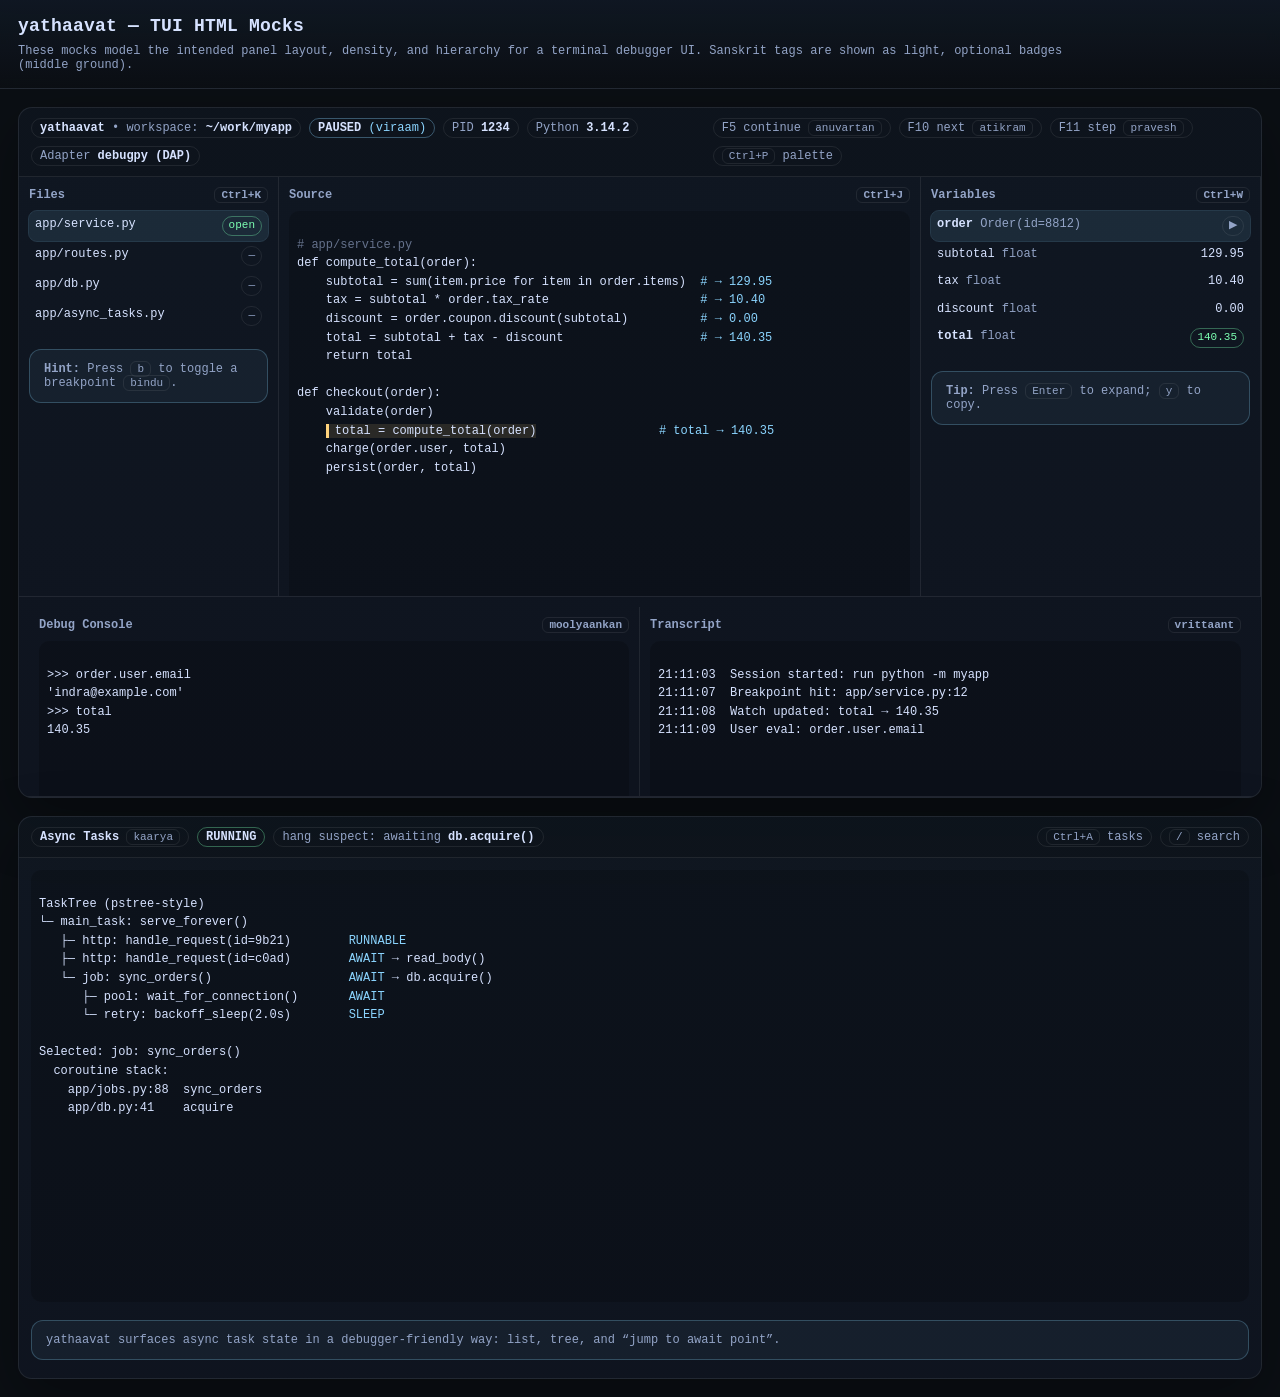
<file: docs/mocks.html>
<!doctype html>
<html lang="en">
<head>
<meta charset="utf-8"/>
<meta name="viewport" content="width=device-width, initial-scale=1"/>
<title>yathaavat TUI Mocks</title>
<style>
:root {
  --bg:#0b0f14;
  --panel:#101823;
  --panel2:#0f1520;
  --text:#d6e2ff;
  --muted:#93a4c7;
  --accent:#8bd5ff;
  --good:#7CFFB2;
  --warn:#FFD37C;
  --bad:#FF7C9B;
  --border:rgba(255,255,255,.08);
  --shadow:rgba(0,0,0,.35);
  --mono: ui-monospace, SFMono-Regular, Menlo, Monaco, Consolas, "Liberation Mono", "Courier New", monospace;
}

body {
  margin:0; background:var(--bg); color:var(--text); font-family:var(--mono);
}
.header {
  padding:16px 18px; border-bottom:1px solid var(--border);
  position:sticky; top:0; background:linear-gradient(180deg, rgba(16,24,35,.95), rgba(11,15,20,.85));
  backdrop-filter: blur(8px);
}
h1 { margin:0; font-size:18px; letter-spacing:.2px; }
p  { margin:8px 0 0; color:var(--muted); font-size:12px; max-width:1100px; }

.wrap {
  padding:18px;
  display:grid;
  gap:18px;
}

.mock {
  border:1px solid var(--border);
  background:linear-gradient(180deg, rgba(16,24,35,.9), rgba(15,21,32,.9));
  box-shadow: 0 20px 60px var(--shadow);
  border-radius:14px;
  overflow:hidden;
}

.topbar {
  display:flex; align-items:center; justify-content:space-between;
  padding:10px 12px; border-bottom:1px solid var(--border);
  background:rgba(0,0,0,.15);
  font-size:12px;
}
.pills { display:flex; gap:8px; flex-wrap:wrap; align-items:center; }
.pill {
  padding:2px 8px; border:1px solid var(--border); border-radius:999px;
  color:var(--muted);
}
.pill strong { color:var(--text); font-weight:600; }
.state-paused { border-color: rgba(139,213,255,.35); color:var(--accent); }
.state-run { border-color: rgba(124,255,178,.35); color:var(--good); }

.grid {
  display:grid;
  grid-template-columns: 260px 1fr 340px;
  grid-template-rows: 1fr 200px;
  height: 620px;
}

.pane {
  border-right:1px solid var(--border);
  border-bottom:1px solid var(--border);
  padding:10px 10px;
  overflow:hidden;
}
.pane:last-child { border-right:none; }

.pane h2 {
  margin:0 0 8px 0; font-size:12px; color:var(--muted); font-weight:600;
  display:flex; justify-content:space-between; align-items:center;
}
.kbd { color:var(--muted); border:1px solid var(--border); padding:1px 6px; border-radius:6px; font-size:11px; }

.list {
  font-size:12px; line-height:1.45;
  color:var(--text);
}
.item {
  display:flex; justify-content:space-between; gap:10px;
  padding:5px 6px; border-radius:8px;
}
.item.sel { background:rgba(139,213,255,.10); outline:1px solid rgba(139,213,255,.18); }
.item .path { color:var(--muted); }
.badge {
  font-size:11px; padding:1px 6px; border-radius:999px; border:1px solid var(--border);
  color:var(--muted);
}
.badge.bad { color:var(--bad); border-color: rgba(255,124,155,.35); }
.badge.good { color:var(--good); border-color: rgba(124,255,178,.35); }

.code {
  font-size:12px; line-height:1.55;
  white-space:pre; overflow:auto; height:100%;
  padding:6px 8px; border-radius:10px;
  background:rgba(0,0,0,.18);
}
.hl { background:rgba(255,211,124,.12); border-left:3px solid var(--warn); padding-left:6px; }
.inlineval { color:var(--accent); }
.comment { color:rgba(147,164,199,.65); }

.bottom {
  grid-column: 1 / span 3;
  display:grid;
  grid-template-columns: 1fr 1fr;
}
.console {
  border-right:1px solid var(--border);
  padding:10px;
}
.console:last-child { border-right:none; }

.input {
  margin-top:8px;
  padding:8px 10px;
  border:1px solid var(--border);
  border-radius:10px;
  background:rgba(0,0,0,.20);
  color:var(--muted);
  font-size:12px;
}

.callout {
  margin:18px 0 0;
  padding:12px 14px;
  border:1px solid rgba(139,213,255,.25);
  border-radius:12px;
  background:rgba(139,213,255,.06);
  color:var(--muted);
  font-size:12px;
}
</style>
</head>
<body>
  <div class="header">
    <h1>yathaavat — TUI HTML Mocks</h1>
    <p>These mocks model the intended panel layout, density, and hierarchy for a terminal debugger UI. Sanskrit tags are shown as light, optional badges (middle ground).</p>
  </div>

  <div class="wrap">

    <div class="mock">
      <div class="topbar">
        <div class="pills">
          <span class="pill"><strong>yathaavat</strong> • workspace: <strong>~/work/myapp</strong></span>
          <span class="pill state-paused"><strong>PAUSED</strong> (viraam)</span>
          <span class="pill">PID <strong>1234</strong></span>
          <span class="pill">Python <strong>3.14.2</strong></span>
          <span class="pill">Adapter <strong>debugpy (DAP)</strong></span>
        </div>
        <div class="pills">
          <span class="pill">F5 continue <span class="kbd">anuvartan</span></span>
          <span class="pill">F10 next <span class="kbd">atikram</span></span>
          <span class="pill">F11 step <span class="kbd">pravesh</span></span>
          <span class="pill"><span class="kbd">Ctrl+P</span> palette</span>
        </div>
      </div>

      <div class="grid">
        <div class="pane">
          <h2>Files <span class="kbd">Ctrl+K</span></h2>
          <div class="list">
            <div class="item sel"><span>app/service.py</span><span class="badge good">open</span></div>
            <div class="item"><span>app/routes.py</span><span class="badge">—</span></div>
            <div class="item"><span>app/db.py</span><span class="badge">—</span></div>
            <div class="item"><span>app/async_tasks.py</span><span class="badge">—</span></div>
          </div>

          <div class="callout">
            <div><strong>Hint:</strong> Press <span class="kbd">b</span> to toggle a breakpoint <span class="kbd">bindu</span>.</div>
          </div>
        </div>

        <div class="pane">
          <h2>Source <span class="kbd">Ctrl+J</span></h2>
          <div class="code">
<span class="comment"># app/service.py</span>
def compute_total(order):
    subtotal = sum(item.price for item in order.items)  <span class="inlineval"># → 129.95</span>
    tax = subtotal * order.tax_rate                     <span class="inlineval"># → 10.40</span>
    discount = order.coupon.discount(subtotal)          <span class="inlineval"># → 0.00</span>
    total = subtotal + tax - discount                   <span class="inlineval"># → 140.35</span>
    return total

def checkout(order):
    validate(order)
    <span class="hl">total = compute_total(order)</span>                 <span class="inlineval"># total → 140.35</span>
    charge(order.user, total)
    persist(order, total)
          </div>
        </div>

        <div class="pane">
          <h2>Variables <span class="kbd">Ctrl+W</span></h2>
          <div class="list">
            <div class="item sel"><span><strong>order</strong> <span class="path">Order(id=8812)</span></span><span class="badge">▶</span></div>
            <div class="item"><span>subtotal <span class="path">float</span></span><span>129.95</span></div>
            <div class="item"><span>tax <span class="path">float</span></span><span>10.40</span></div>
            <div class="item"><span>discount <span class="path">float</span></span><span>0.00</span></div>
            <div class="item"><span><strong>total</strong> <span class="path">float</span></span><span class="badge good">140.35</span></div>
          </div>

          <div class="callout">
            <div><strong>Tip:</strong> Press <span class="kbd">Enter</span> to expand; <span class="kbd">y</span> to copy.</div>
          </div>
        </div>

        <div class="pane bottom">
          <div class="console">
            <h2>Debug Console <span class="kbd">moolyaankan</span></h2>
            <div class="code">
&gt;&gt;&gt; order.user.email
'indra@example.com'
&gt;&gt;&gt; total
140.35
            </div>
            <div class="input">Evaluate in frame: <strong>checkout()</strong> • type expression…</div>
          </div>
          <div class="console">
            <h2>Transcript <span class="kbd">vrittaant</span></h2>
            <div class="code">
21:11:03  Session started: run python -m myapp
21:11:07  Breakpoint hit: app/service.py:12
21:11:08  Watch updated: total → 140.35
21:11:09  User eval: order.user.email
            </div>
            <div class="input">Export: transcript.md / transcript.jsonl</div>
          </div>
        </div>

      </div>
    </div>

    <div class="mock">
      <div class="topbar">
        <div class="pills">
          <span class="pill"><strong>Async Tasks</strong> <span class="kbd">kaarya</span></span>
          <span class="pill state-run"><strong>RUNNING</strong></span>
          <span class="pill">hang suspect: awaiting <strong>db.acquire()</strong></span>
        </div>
        <div class="pills">
          <span class="pill"><span class="kbd">Ctrl+A</span> tasks</span>
          <span class="pill"><span class="kbd">/</span> search</span>
        </div>
      </div>
      <div style="padding:12px 12px 18px;">
        <div class="code" style="height:420px;">
TaskTree (pstree-style)
└─ main_task: serve_forever()
   ├─ http: handle_request(id=9b21)        <span class="inlineval">RUNNABLE</span>
   ├─ http: handle_request(id=c0ad)        <span class="inlineval">AWAIT</span> → read_body()
   └─ job: sync_orders()                   <span class="inlineval">AWAIT</span> → db.acquire()
      ├─ pool: wait_for_connection()       <span class="inlineval">AWAIT</span>
      └─ retry: backoff_sleep(2.0s)        <span class="inlineval">SLEEP</span>

Selected: job: sync_orders()
  coroutine stack:
    app/jobs.py:88  sync_orders
    app/db.py:41    acquire
        </div>
        <div class="callout">
          yathaavat surfaces async task state in a debugger-friendly way: list, tree, and “jump to await point”.
        </div>
      </div>
    </div>

  </div>
</body>
</html>
</file>
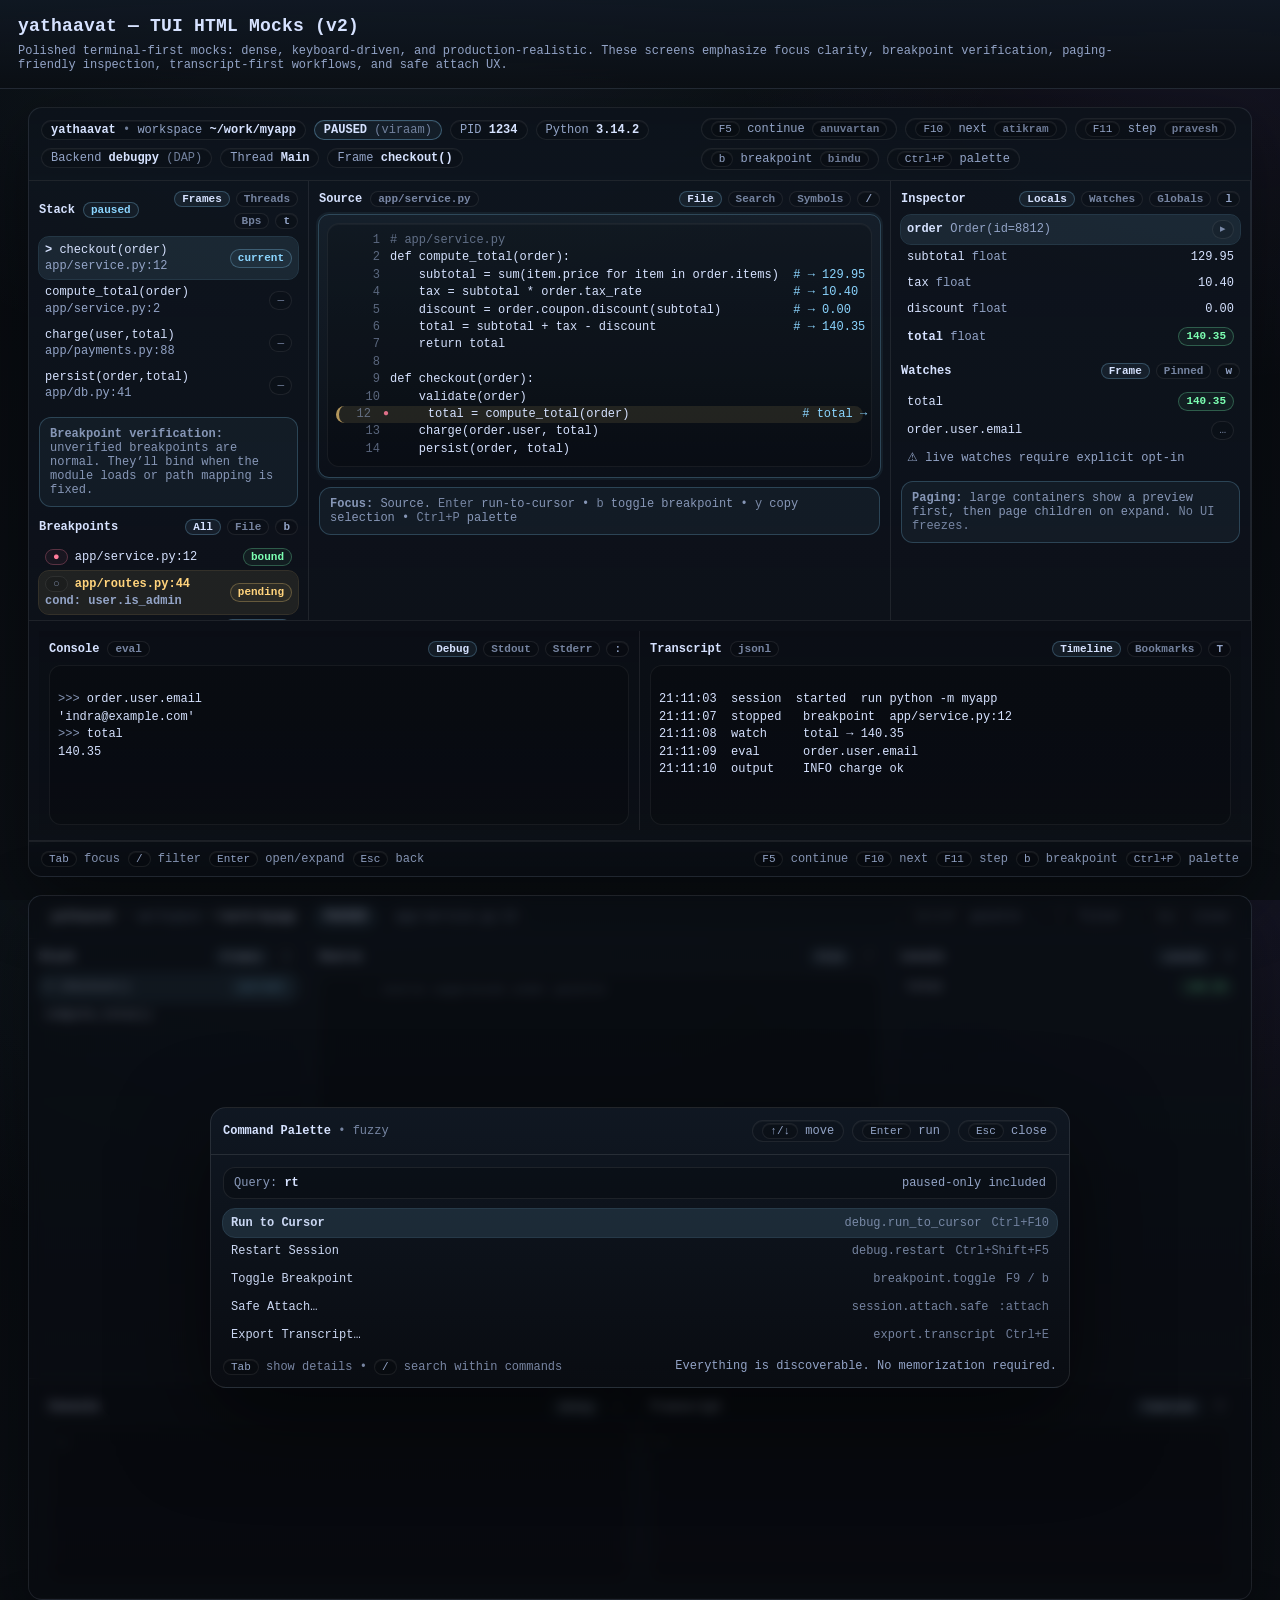
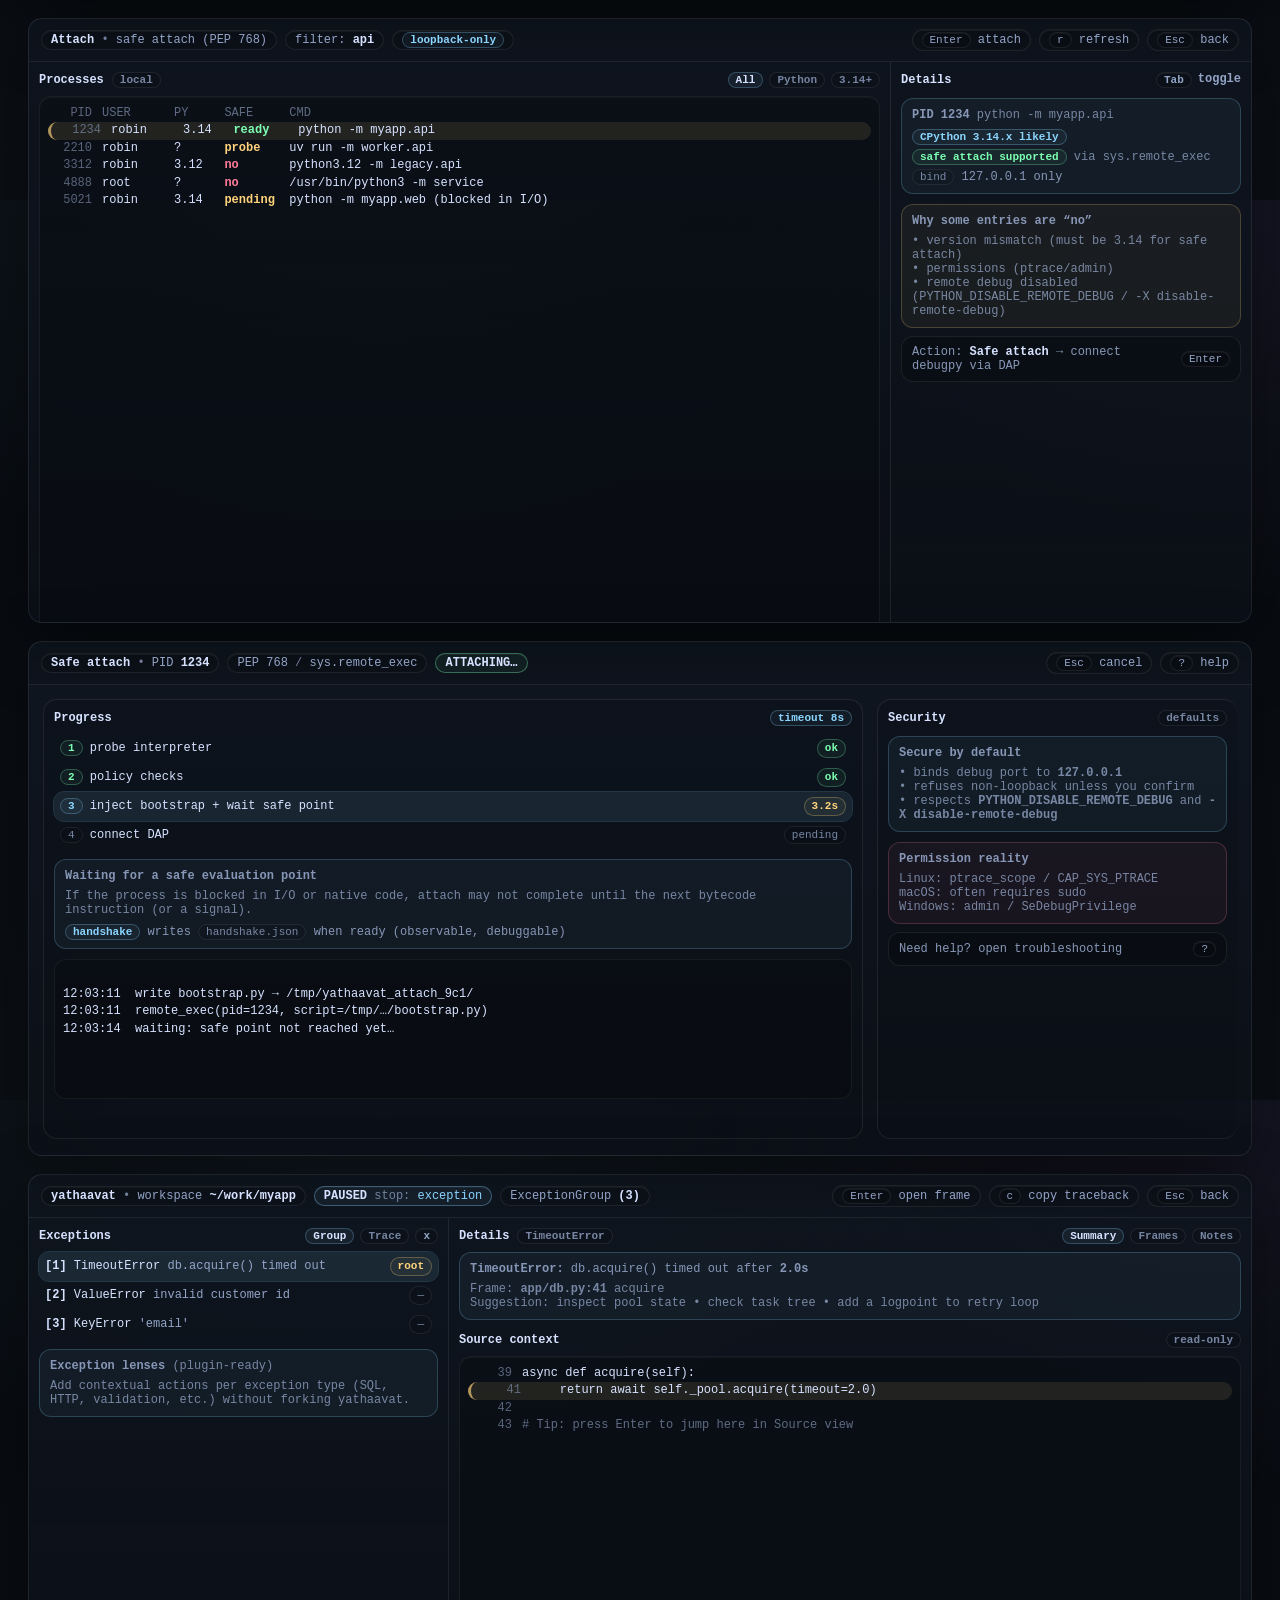
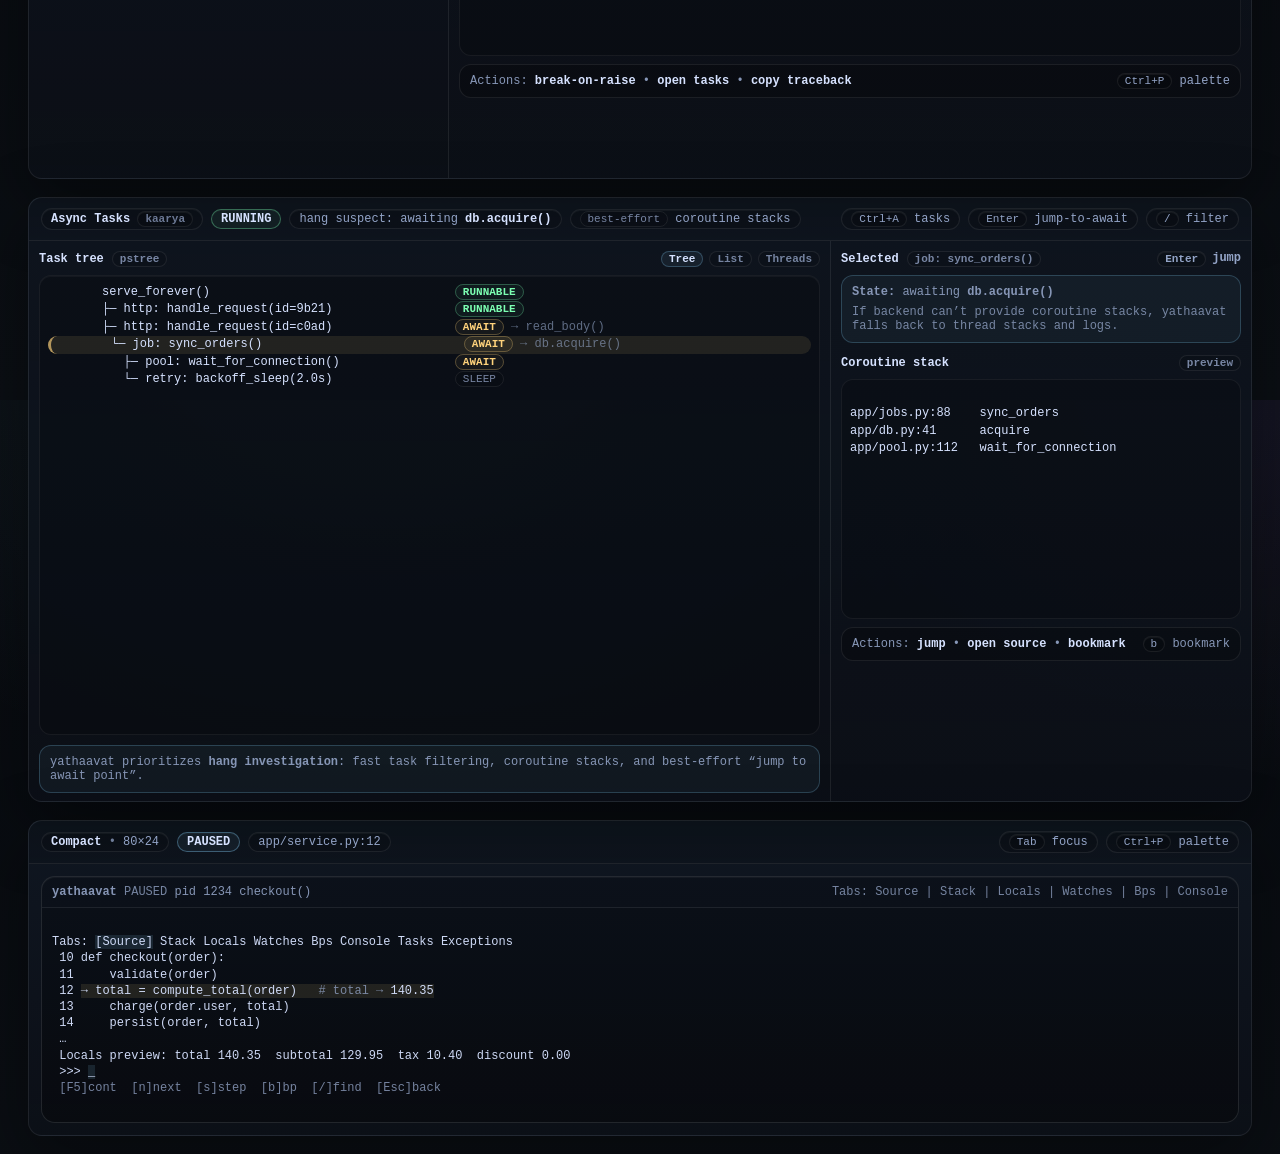
<file: docs/mocks_v2.html>
<!doctype html>
<html lang="en">
<head>
  <meta charset="utf-8"/>
  <meta name="viewport" content="width=device-width, initial-scale=1"/>
  <title>yathaavat — TUI HTML Mocks v2</title>
  <style>
    :root{
      --bg0:#070a0f;
      --bg1:#0b0f14;
      --panel0:#0e1521;
      --panel1:#111a28;
      --panel2:#0c1220;
      --text:#d6e2ff;
      --muted:#93a4c7;
      --faint:rgba(147,164,199,.62);
      --accent:#8bd5ff;
      --accent2:#b18cff;
      --good:#7CFFB2;
      --warn:#FFD37C;
      --bad:#FF7C9B;
      --info:#73b9ff;
      --border:rgba(255,255,255,.08);
      --border2:rgba(139,213,255,.18);
      --shadow:rgba(0,0,0,.40);
      --shadow2:rgba(0,0,0,.55);
      --mono: ui-monospace, SFMono-Regular, Menlo, Monaco, Consolas, "Liberation Mono", "Courier New", monospace;
      --r:14px;
      --r2:12px;
      --r3:10px;
    }

    *{ box-sizing:border-box; }
    html,body{ height:100%; }
    body{
      margin:0;
      color:var(--text);
      font-family:var(--mono);
      background:
        radial-gradient(1200px 900px at 30% -10%, rgba(139,213,255,.10), transparent 55%),
        radial-gradient(900px 700px at 95% 0%, rgba(177,140,255,.09), transparent 55%),
        linear-gradient(180deg, var(--bg0), var(--bg1));
    }

    .muted{ color:var(--muted); }
    .dim{ color:rgba(147,164,199,.78); }
    .good{ color:var(--good); font-weight:650; }
    .warn{ color:var(--warn); font-weight:650; }
    .bad{ color:var(--bad); font-weight:650; }
    .info{ color:var(--accent); font-weight:650; }

    .header{
      padding:16px 18px;
      border-bottom:1px solid var(--border);
      position:sticky; top:0;
      background:linear-gradient(180deg, rgba(16,24,35,.94), rgba(11,15,20,.84));
      backdrop-filter: blur(10px);
      z-index:5;
    }
    .header h1{ margin:0; font-size:18px; letter-spacing:.2px; }
    .header p{ margin:8px 0 0; font-size:12px; color:var(--muted); max-width:1100px; }

    .wrap{
      padding:18px;
      display:grid;
      gap:18px;
      max-width: 1260px;
      margin: 0 auto;
    }

    .mock{
      border:1px solid var(--border);
      border-radius:var(--r);
      overflow:hidden;
      box-shadow: 0 22px 70px var(--shadow);
      background:linear-gradient(180deg, rgba(16,24,35,.88), rgba(12,16,24,.86));
      position:relative;
    }

    .topbar{
      display:flex;
      align-items:center;
      justify-content:space-between;
      gap:12px;
      padding:10px 12px;
      border-bottom:1px solid var(--border);
      background:
        linear-gradient(180deg, rgba(0,0,0,.22), rgba(0,0,0,.10));
      font-size:12px;
    }
    .pills{ display:flex; gap:8px; flex-wrap:wrap; align-items:center; }
    .pill{
      padding:2px 9px;
      border:1px solid var(--border);
      border-radius:999px;
      color:var(--muted);
      background:rgba(0,0,0,.12);
      box-shadow: inset 0 1px 0 rgba(255,255,255,.04);
      white-space:nowrap;
    }
    .pill strong{ color:var(--text); font-weight:650; }
    .pill .dim{ color:rgba(147,164,199,.75); }
    .state-paused{ border-color: rgba(139,213,255,.35); color:var(--accent); background:rgba(139,213,255,.06); }
    .state-run{ border-color: rgba(124,255,178,.35); color:var(--good); background:rgba(124,255,178,.05); }
    .state-disc{ border-color: rgba(255,124,155,.35); color:var(--bad); background:rgba(255,124,155,.05); }

    .kbd{
      display:inline-flex;
      align-items:center;
      gap:6px;
      padding:1px 7px;
      border:1px solid var(--border);
      border-radius:8px;
      font-size:11px;
      color:var(--muted);
      background:rgba(0,0,0,.15);
      box-shadow: inset 0 1px 0 rgba(255,255,255,.05);
    }
    .kbd .sa{ color:rgba(147,164,199,.72); font-weight:600; }

    .grid{
      display:grid;
      grid-template-columns: 280px 1fr 360px;
      grid-template-rows: 1fr 220px;
      height: 660px;
    }
    .pane{
      border-right:1px solid var(--border);
      border-bottom:1px solid var(--border);
      padding:10px 10px;
      overflow:hidden;
      background:linear-gradient(180deg, rgba(0,0,0,.10), rgba(0,0,0,.02));
      position:relative;
    }
    .pane:last-child{ border-right:none; }

    .panehead{
      display:flex;
      align-items:center;
      justify-content:space-between;
      gap:10px;
      margin:0 0 8px 0;
      font-size:12px;
      color:var(--muted);
      font-weight:650;
    }
    .panehead .title{
      display:flex; align-items:center; gap:8px;
      min-width:0;
    }
    .panehead .title strong{ color:var(--text); }
    .tabs{ display:flex; gap:6px; flex-wrap:wrap; justify-content:flex-end; }
    .tab{
      font-size:11px;
      padding:1px 7px;
      border:1px solid var(--border);
      border-radius:999px;
      color:rgba(147,164,199,.78);
      background:rgba(0,0,0,.10);
    }
    .tab.sel{
      color:var(--text);
      border-color: rgba(139,213,255,.25);
      background:rgba(139,213,255,.07);
    }

    .focusring{
      outline:1px solid rgba(139,213,255,.22);
      box-shadow: 0 0 0 3px rgba(139,213,255,.06);
      border-radius:10px;
      padding:8px 8px 10px 8px;
      background:linear-gradient(180deg, rgba(139,213,255,.06), rgba(0,0,0,.10));
    }

    .list{
      font-size:12px;
      line-height:1.35;
      color:var(--text);
    }
    .row{
      display:grid;
      grid-template-columns: 1fr auto;
      gap:10px;
      padding:5px 6px;
      border-radius:10px;
      align-items:center;
    }
    .row.sel{ background:rgba(139,213,255,.10); outline:1px solid rgba(139,213,255,.18); }
    .row.warn{ background:rgba(255,211,124,.08); outline:1px solid rgba(255,211,124,.16); }
    .row.bad{ background:rgba(255,124,155,.08); outline:1px solid rgba(255,124,155,.18); }
    .row .meta2{ color:var(--muted); }
    .row .rhs{ display:flex; gap:8px; align-items:center; }

    .badge{
      font-size:11px;
      padding:1px 7px;
      border-radius:999px;
      border:1px solid var(--border);
      color:rgba(147,164,199,.80);
      background:rgba(0,0,0,.10);
      white-space:nowrap;
    }
    .badge.good{ color:var(--good); border-color: rgba(124,255,178,.28); background:rgba(124,255,178,.05); }
    .badge.warn{ color:var(--warn); border-color: rgba(255,211,124,.28); background:rgba(255,211,124,.05); }
    .badge.bad{ color:var(--bad); border-color: rgba(255,124,155,.28); background:rgba(255,124,155,.05); }
    .badge.info{ color:var(--accent); border-color: rgba(139,213,255,.28); background:rgba(139,213,255,.05); }

    .callout{
      margin-top:10px;
      padding:9px 10px;
      border:1px solid rgba(139,213,255,.22);
      border-radius:12px;
      background:rgba(139,213,255,.05);
      color:rgba(147,164,199,.90);
      font-size:12px;
    }
    .callout .muted{ color:rgba(147,164,199,.78); }

    .codewrap{ height:100%; }
    .code{
      height:100%;
      border-radius:12px;
      background:rgba(0,0,0,.18);
      border:1px solid rgba(255,255,255,.06);
      overflow:auto;
      padding:8px;
      box-shadow: inset 0 1px 0 rgba(255,255,255,.04);
    }
    .codeline{
      display:grid;
      grid-template-columns: 44px 1fr;
      gap:10px;
      font-size:12px;
      line-height:1.45;
      white-space:pre;
    }
    .ln{
      color:rgba(147,164,199,.58);
      text-align:right;
      user-select:none;
    }
    .src{ color:var(--text); }
    .src .comment{ color:rgba(147,164,199,.62); }
    .src .inline{ color:var(--accent); }
    .codeline.exec{
      background:rgba(255,211,124,.10);
      border-left:3px solid rgba(255,211,124,.65);
      padding-left:6px;
      border-radius:10px;
    }
    .codeline.bp .ln::after{
      content:" ●";
      color:rgba(255,124,155,.85);
      font-size:10px;
      position:relative;
      top:-1px;
      margin-left:6px;
    }

    .bottom{
      grid-column: 1 / span 3;
      display:grid;
      grid-template-columns: 1fr 1fr;
    }
    .console{
      border-right:1px solid var(--border);
      padding:10px;
      overflow:hidden;
      background:linear-gradient(180deg, rgba(0,0,0,.10), rgba(0,0,0,.04));
    }
    .console:last-child{ border-right:none; }
    .console .panehead{ margin-bottom:8px; }
    .term{
      height: 160px;
      border-radius:12px;
      background:rgba(0,0,0,.18);
      border:1px solid rgba(255,255,255,.06);
      padding:8px;
      overflow:auto;
      font-size:12px;
      line-height:1.45;
      white-space:pre;
    }
    .prompt{ color:rgba(147,164,199,.9); }
    .input{
      margin-top:8px;
      padding:8px 10px;
      border:1px solid rgba(255,255,255,.08);
      border-radius:12px;
      background:rgba(0,0,0,.22);
      color:rgba(147,164,199,.92);
      font-size:12px;
      display:flex;
      justify-content:space-between;
      gap:10px;
      align-items:center;
    }
    .input strong{ color:var(--text); }

    .statusline{
      padding:9px 12px;
      border-top:1px solid rgba(255,255,255,.08);
      background:linear-gradient(180deg, rgba(0,0,0,.08), rgba(0,0,0,.18));
      font-size:12px;
      color:rgba(147,164,199,.90);
      display:flex;
      justify-content:space-between;
      gap:12px;
      flex-wrap:wrap;
    }
    .statusline .hint{
      display:flex; gap:8px; align-items:center; flex-wrap:wrap;
    }
    .statusline .hint span{ white-space:nowrap; }

    /* Overlays / dialogs */
    .overlay{
      position:absolute;
      inset:0;
      background:rgba(8,10,14,.55);
      backdrop-filter: blur(6px);
      display:flex;
      align-items:center;
      justify-content:center;
      padding:18px;
      z-index:4;
    }
    .dialog{
      width:min(860px, 92%);
      border:1px solid rgba(255,255,255,.10);
      border-radius:16px;
      background:linear-gradient(180deg, rgba(16,24,35,.96), rgba(10,13,19,.94));
      box-shadow: 0 30px 90px var(--shadow2);
      overflow:hidden;
    }
    .dialog .dhead{
      padding:12px 12px;
      border-bottom:1px solid rgba(255,255,255,.10);
      display:flex; justify-content:space-between; align-items:center; gap:12px;
      font-size:12px;
      color:var(--muted);
    }
    .dialog .dhead strong{ color:var(--text); }
    .dialog .dbody{ padding:12px; }
    .palette-row{
      display:grid;
      grid-template-columns: 1fr auto auto;
      gap:10px;
      padding:7px 8px;
      border-radius:12px;
      align-items:center;
      font-size:12px;
      color:rgba(214,226,255,.94);
    }
    .palette-row.sel{
      background:rgba(139,213,255,.12);
      outline:1px solid rgba(139,213,255,.20);
    }
    .palette-row .id{ color:rgba(147,164,199,.78); }
    .palette-row .when{ color:rgba(147,164,199,.72); }
    .subtle{
      color:rgba(147,164,199,.80);
      font-size:12px;
      margin-top:10px;
      display:flex; justify-content:space-between; gap:10px; flex-wrap:wrap;
    }

    /* Compact mock */
    .compact{
      padding:12px;
    }
    .termframe{
      border:1px solid rgba(255,255,255,.10);
      border-radius:14px;
      background:rgba(0,0,0,.16);
      box-shadow: inset 0 1px 0 rgba(255,255,255,.04);
      overflow:hidden;
    }
    .termhead{
      padding:8px 10px;
      border-bottom:1px solid rgba(255,255,255,.08);
      display:flex; justify-content:space-between; gap:12px; flex-wrap:wrap;
      font-size:12px;
      color:rgba(147,164,199,.90);
    }
    .termgrid{
      padding:10px;
      font-size:12px;
      line-height:1.35;
      white-space:pre;
      font-variant-ligatures:none;
      color:rgba(214,226,255,.96);
      background:linear-gradient(180deg, rgba(0,0,0,.08), rgba(0,0,0,.16));
    }
    .termgrid .hi{ background:rgba(255,211,124,.10); }
    .termgrid .f{ background:rgba(139,213,255,.12); }
    .termgrid .dim{ color:rgba(147,164,199,.78); }
  </style>
</head>
<body>
  <div class="header">
    <h1>yathaavat — TUI HTML Mocks (v2)</h1>
    <p>Polished terminal-first mocks: dense, keyboard-driven, and production-realistic. These screens emphasize focus clarity, breakpoint verification, paging-friendly inspection, transcript-first workflows, and safe attach UX.</p>
  </div>

  <div class="wrap">

    <!-- Main: paused -->
    <div class="mock">
      <div class="topbar">
        <div class="pills">
          <span class="pill"><strong>yathaavat</strong> <span class="dim">•</span> workspace <strong>~/work/myapp</strong></span>
          <span class="pill state-paused"><strong>PAUSED</strong> <span class="dim">(viraam)</span></span>
          <span class="pill">PID <strong>1234</strong></span>
          <span class="pill">Python <strong>3.14.2</strong></span>
          <span class="pill">Backend <strong>debugpy</strong> <span class="dim">(DAP)</span></span>
          <span class="pill">Thread <strong>Main</strong></span>
          <span class="pill">Frame <strong>checkout()</strong></span>
        </div>
        <div class="pills">
          <span class="pill"><span class="kbd">F5</span> continue <span class="kbd"><span class="sa">anuvartan</span></span></span>
          <span class="pill"><span class="kbd">F10</span> next <span class="kbd"><span class="sa">atikram</span></span></span>
          <span class="pill"><span class="kbd">F11</span> step <span class="kbd"><span class="sa">pravesh</span></span></span>
          <span class="pill"><span class="kbd">b</span> breakpoint <span class="kbd"><span class="sa">bindu</span></span></span>
          <span class="pill"><span class="kbd">Ctrl+P</span> palette</span>
        </div>
      </div>

      <div class="grid">
        <div class="pane">
          <div class="panehead">
            <div class="title"><strong>Stack</strong> <span class="badge info">paused</span></div>
            <div class="tabs">
              <span class="tab sel">Frames</span>
              <span class="tab">Threads</span>
              <span class="tab">Bps</span>
              <span class="kbd">t</span>
            </div>
          </div>

          <div class="list">
            <div class="row sel"><div><strong>&gt;</strong> checkout(order) <span class="meta2">app/service.py:12</span></div><div class="rhs"><span class="badge info">current</span></div></div>
            <div class="row"><div>compute_total(order) <span class="meta2">app/service.py:2</span></div><div class="rhs"><span class="badge">—</span></div></div>
            <div class="row"><div>charge(user,total) <span class="meta2">app/payments.py:88</span></div><div class="rhs"><span class="badge">—</span></div></div>
            <div class="row"><div>persist(order,total) <span class="meta2">app/db.py:41</span></div><div class="rhs"><span class="badge">—</span></div></div>
          </div>

          <div class="callout">
            <div><strong>Breakpoint verification:</strong> unverified breakpoints are normal. They’ll bind when the module loads or path mapping is fixed.</div>
          </div>

          <div style="margin-top:12px">
            <div class="panehead">
              <div class="title"><strong>Breakpoints</strong></div>
              <div class="tabs">
                <span class="tab sel">All</span>
                <span class="tab">File</span>
                <span class="kbd">b</span>
              </div>
            </div>
            <div class="list">
              <div class="row"><div><span class="badge bad">●</span> app/service.py:12</div><div class="rhs"><span class="badge good">bound</span></div></div>
              <div class="row warn"><div><span class="badge">○</span> app/routes.py:44 <span class="meta2">cond: user.is_admin</span></div><div class="rhs"><span class="badge warn">pending</span></div></div>
              <div class="row"><div><span class="badge bad">●</span> app/db.py:41 <span class="meta2">hit: 3</span></div><div class="rhs"><span class="badge info">logpoint</span></div></div>
            </div>
          </div>
        </div>

        <div class="pane">
          <div class="panehead">
            <div class="title"><strong>Source</strong> <span class="badge">app/service.py</span></div>
            <div class="tabs">
              <span class="tab sel">File</span>
              <span class="tab">Search</span>
              <span class="tab">Symbols</span>
              <span class="kbd">/</span>
            </div>
          </div>

          <div class="focusring">
            <div class="codewrap">
              <div class="code">
                <div class="codeline"><span class="ln">1</span><span class="src"><span class="comment"># app/service.py</span></span></div>
                <div class="codeline"><span class="ln">2</span><span class="src">def compute_total(order):</span></div>
                <div class="codeline"><span class="ln">3</span><span class="src">    subtotal = sum(item.price for item in order.items)  <span class="inline"># → 129.95</span></span></div>
                <div class="codeline"><span class="ln">4</span><span class="src">    tax = subtotal * order.tax_rate                     <span class="inline"># → 10.40</span></span></div>
                <div class="codeline"><span class="ln">5</span><span class="src">    discount = order.coupon.discount(subtotal)          <span class="inline"># → 0.00</span></span></div>
                <div class="codeline"><span class="ln">6</span><span class="src">    total = subtotal + tax - discount                   <span class="inline"># → 140.35</span></span></div>
                <div class="codeline"><span class="ln">7</span><span class="src">    return total</span></div>
                <div class="codeline"><span class="ln">8</span><span class="src"></span></div>
                <div class="codeline"><span class="ln">9</span><span class="src">def checkout(order):</span></div>
                <div class="codeline"><span class="ln">10</span><span class="src">    validate(order)</span></div>
                <div class="codeline bp exec"><span class="ln">12</span><span class="src">    total = compute_total(order)                        <span class="inline"># total → 140.35</span></span></div>
                <div class="codeline"><span class="ln">13</span><span class="src">    charge(order.user, total)</span></div>
                <div class="codeline"><span class="ln">14</span><span class="src">    persist(order, total)</span></div>
              </div>
            </div>
          </div>

          <div class="callout">
            <div><strong>Focus:</strong> Source. <span class="muted">Enter</span> run-to-cursor • <span class="muted">b</span> toggle breakpoint • <span class="muted">y</span> copy selection • <span class="muted">Ctrl+P</span> palette</div>
          </div>
        </div>

        <div class="pane">
          <div class="panehead">
            <div class="title"><strong>Inspector</strong></div>
            <div class="tabs">
              <span class="tab sel">Locals</span>
              <span class="tab">Watches</span>
              <span class="tab">Globals</span>
              <span class="kbd">l</span>
            </div>
          </div>

          <div class="list">
            <div class="row sel"><div><strong>order</strong> <span class="meta2">Order(id=8812)</span></div><div class="rhs"><span class="badge">▸</span></div></div>
            <div class="row"><div>subtotal <span class="meta2">float</span></div><div class="rhs">129.95</div></div>
            <div class="row"><div>tax <span class="meta2">float</span></div><div class="rhs">10.40</div></div>
            <div class="row"><div>discount <span class="meta2">float</span></div><div class="rhs">0.00</div></div>
            <div class="row"><div><strong>total</strong> <span class="meta2">float</span></div><div class="rhs"><span class="badge good">140.35</span></div></div>
          </div>

          <div style="margin-top:12px">
            <div class="panehead">
              <div class="title"><strong>Watches</strong></div>
              <div class="tabs">
                <span class="tab sel">Frame</span>
                <span class="tab">Pinned</span>
                <span class="kbd">w</span>
              </div>
            </div>
            <div class="list">
              <div class="row"><div>total</div><div class="rhs"><span class="badge good">140.35</span></div></div>
              <div class="row"><div>order.user.email</div><div class="rhs"><span class="badge">…</span></div></div>
              <div class="row"><div><span class="meta2">⚠ live watches require explicit opt-in</span></div><div></div></div>
            </div>
          </div>

          <div class="callout">
            <div><strong>Paging:</strong> large containers show a preview first, then page children on expand. <span class="muted">No UI freezes.</span></div>
          </div>
        </div>

        <div class="pane bottom">
          <div class="console">
            <div class="panehead">
              <div class="title"><strong>Console</strong> <span class="badge">eval</span></div>
              <div class="tabs">
                <span class="tab sel">Debug</span>
                <span class="tab">Stdout</span>
                <span class="tab">Stderr</span>
                <span class="kbd">:</span>
              </div>
            </div>
            <div class="term">
<span class="prompt">&gt;&gt;&gt;</span> order.user.email
'indra@example.com'
<span class="prompt">&gt;&gt;&gt;</span> total
140.35
            </div>
            <div class="input">
              <div>Evaluate in frame: <strong>checkout()</strong> • type expression…</div>
              <div><span class="kbd">Enter</span> run</div>
            </div>
          </div>

          <div class="console">
            <div class="panehead">
              <div class="title"><strong>Transcript</strong> <span class="badge">jsonl</span></div>
              <div class="tabs">
                <span class="tab sel">Timeline</span>
                <span class="tab">Bookmarks</span>
                <span class="kbd">T</span>
              </div>
            </div>
            <div class="term">
21:11:03  session  started  run python -m myapp
21:11:07  stopped   breakpoint  app/service.py:12
21:11:08  watch     total → 140.35
21:11:09  eval      order.user.email
21:11:10  output    INFO charge ok
            </div>
            <div class="input">
              <div>Export: transcript.md • transcript.jsonl • support bundle</div>
              <div><span class="kbd">Ctrl+E</span> export</div>
            </div>
          </div>
        </div>
      </div>

      <div class="statusline">
        <div class="hint">
          <span><span class="kbd">Tab</span> focus</span>
          <span><span class="kbd">/</span> filter</span>
          <span><span class="kbd">Enter</span> open/expand</span>
          <span><span class="kbd">Esc</span> back</span>
        </div>
        <div class="hint">
          <span><span class="kbd">F5</span> continue</span>
          <span><span class="kbd">F10</span> next</span>
          <span><span class="kbd">F11</span> step</span>
          <span><span class="kbd">b</span> breakpoint</span>
          <span><span class="kbd">Ctrl+P</span> palette</span>
        </div>
      </div>
    </div>

    <!-- Main + command palette overlay -->
    <div class="mock">
      <div class="topbar">
        <div class="pills">
          <span class="pill"><strong>yathaavat</strong> <span class="dim">•</span> workspace <strong>~/work/myapp</strong></span>
          <span class="pill state-paused"><strong>PAUSED</strong></span>
          <span class="pill">app/service.py:12</span>
        </div>
        <div class="pills">
          <span class="pill"><span class="kbd">Ctrl+P</span> palette</span>
          <span class="pill"><span class="kbd">/</span> filter</span>
          <span class="pill"><span class="kbd">Esc</span> close</span>
        </div>
      </div>

      <div class="grid">
        <div class="pane"><div class="panehead"><div class="title"><strong>Stack</strong></div><div class="tabs"><span class="tab sel">Frames</span><span class="kbd">t</span></div></div><div class="list"><div class="row sel"><div><strong>&gt;</strong> checkout()</div><div class="rhs"><span class="badge info">current</span></div></div><div class="row"><div>compute_total()</div><div></div></div></div></div>
        <div class="pane"><div class="panehead"><div class="title"><strong>Source</strong></div><div class="tabs"><span class="tab sel">File</span><span class="kbd">/</span></div></div><div class="code" style="height:100%"><div class="codeline"><span class="ln">…</span><span class="src"><span class="comment">source suppressed under palette</span></span></div></div></div>
        <div class="pane"><div class="panehead"><div class="title"><strong>Locals</strong></div><div class="tabs"><span class="tab sel">Locals</span><span class="kbd">l</span></div></div><div class="list"><div class="row"><div>total</div><div class="rhs"><span class="badge good">140.35</span></div></div></div></div>
        <div class="pane bottom">
          <div class="console"><div class="panehead"><div class="title"><strong>Console</strong></div><div class="tabs"><span class="tab sel">Debug</span><span class="kbd">:</span></div></div><div class="term">…</div></div>
          <div class="console"><div class="panehead"><div class="title"><strong>Transcript</strong></div><div class="tabs"><span class="tab sel">Timeline</span><span class="kbd">T</span></div></div><div class="term">…</div></div>
        </div>
      </div>

      <div class="overlay">
        <div class="dialog">
          <div class="dhead">
            <div><strong>Command Palette</strong> <span class="dim">• fuzzy</span></div>
            <div class="pills">
              <span class="pill"><span class="kbd">↑/↓</span> move</span>
              <span class="pill"><span class="kbd">Enter</span> run</span>
              <span class="pill"><span class="kbd">Esc</span> close</span>
            </div>
          </div>
          <div class="dbody">
            <div class="input" style="margin:0 0 10px 0">
              <div>Query: <strong>rt</strong></div>
              <div class="muted">paused-only included</div>
            </div>
            <div class="palette-row sel">
              <div><strong>Run to Cursor</strong></div><div class="id">debug.run_to_cursor</div><div class="when">Ctrl+F10</div>
            </div>
            <div class="palette-row">
              <div>Restart Session</div><div class="id">debug.restart</div><div class="when">Ctrl+Shift+F5</div>
            </div>
            <div class="palette-row">
              <div>Toggle Breakpoint</div><div class="id">breakpoint.toggle</div><div class="when">F9 / b</div>
            </div>
            <div class="palette-row">
              <div>Safe Attach…</div><div class="id">session.attach.safe</div><div class="when">:attach</div>
            </div>
            <div class="palette-row">
              <div>Export Transcript…</div><div class="id">export.transcript</div><div class="when">Ctrl+E</div>
            </div>
            <div class="subtle">
              <div><span class="kbd">Tab</span> show details • <span class="kbd">/</span> search within commands</div>
              <div class="muted">Everything is discoverable. No memorization required.</div>
            </div>
          </div>
        </div>
      </div>
    </div>

    <!-- Attach picker (discover + connect on the fly) -->
    <div class="mock">
      <div class="topbar">
        <div class="pills">
          <span class="pill"><strong>Attach</strong> <span class="dim">•</span> safe attach (PEP 768)</span>
          <span class="pill">filter: <strong>api</strong></span>
          <span class="pill"><span class="badge info">loopback-only</span></span>
        </div>
        <div class="pills">
          <span class="pill"><span class="kbd">Enter</span> attach</span>
          <span class="pill"><span class="kbd">r</span> refresh</span>
          <span class="pill"><span class="kbd">Esc</span> back</span>
        </div>
      </div>

      <div style="display:grid; grid-template-columns: 1fr 360px; height:560px">
        <div class="pane" style="border-bottom:none;">
          <div class="panehead">
            <div class="title"><strong>Processes</strong> <span class="badge">local</span></div>
            <div class="tabs"><span class="tab sel">All</span><span class="tab">Python</span><span class="tab">3.14+</span></div>
          </div>

          <div class="code" style="height:calc(100% - 0px)">
            <div class="codeline"><span class="ln">PID</span><span class="src"><span class="comment">USER      PY     SAFE     CMD</span></span></div>
            <div class="codeline exec"><span class="ln">1234</span><span class="src">robin     3.14   <span class="good">ready</span>    python -m myapp.api</span></div>
            <div class="codeline"><span class="ln">2210</span><span class="src">robin     ?      <span class="warn">probe</span>    uv run -m worker.api</span></div>
            <div class="codeline"><span class="ln">3312</span><span class="src">robin     3.12   <span class="bad">no</span>       python3.12 -m legacy.api</span></div>
            <div class="codeline"><span class="ln">4888</span><span class="src">root      ?      <span class="bad">no</span>       /usr/bin/python3 -m service</span></div>
            <div class="codeline"><span class="ln">5021</span><span class="src">robin     3.14   <span class="warn">pending</span>  python -m myapp.web (blocked in I/O)</span></div>
          </div>
        </div>

        <div class="pane" style="border-right:none; border-bottom:none;">
          <div class="panehead">
            <div class="title"><strong>Details</strong></div>
            <div class="tabs"><span class="kbd">Tab</span> toggle</div>
          </div>

          <div class="callout">
            <div><strong>PID 1234</strong> <span class="muted">python -m myapp.api</span></div>
            <div style="margin-top:8px">
              <div><span class="badge info">CPython 3.14.x likely</span></div>
              <div style="margin-top:6px"><span class="badge good">safe attach supported</span> <span class="muted">via sys.remote_exec</span></div>
              <div style="margin-top:6px"><span class="badge">bind</span> 127.0.0.1 only</div>
            </div>
          </div>

          <div class="callout" style="border-color:rgba(255,211,124,.22); background:rgba(255,211,124,.05)">
            <div><strong>Why some entries are “no”</strong></div>
            <div class="muted" style="margin-top:6px">
              • version mismatch (must be 3.14 for safe attach)<br/>
              • permissions (ptrace/admin)<br/>
              • remote debug disabled (PYTHON_DISABLE_REMOTE_DEBUG / -X disable-remote-debug)
            </div>
          </div>

          <div class="input">
            <div>Action: <strong>Safe attach</strong> → connect debugpy via DAP</div>
            <div><span class="kbd">Enter</span></div>
          </div>
        </div>
      </div>
    </div>

    <!-- Safe attach progress (handshake) -->
    <div class="mock">
      <div class="topbar">
        <div class="pills">
          <span class="pill"><strong>Safe attach</strong> <span class="dim">•</span> PID <strong>1234</strong></span>
          <span class="pill">PEP 768 <span class="dim">/</span> sys.remote_exec</span>
          <span class="pill state-run"><strong>ATTACHING…</strong></span>
        </div>
        <div class="pills">
          <span class="pill"><span class="kbd">Esc</span> cancel</span>
          <span class="pill"><span class="kbd">?</span> help</span>
        </div>
      </div>

      <div style="padding:14px 14px 16px;">
        <div style="display:grid; grid-template-columns: 1fr 360px; gap:14px;">
          <div class="pane" style="border:1px solid rgba(255,255,255,.08); border-radius:14px; height:440px">
            <div class="panehead">
              <div class="title"><strong>Progress</strong></div>
              <div class="tabs"><span class="badge info">timeout 8s</span></div>
            </div>

            <div class="list">
              <div class="row"><div><span class="badge good">1</span> probe interpreter</div><div class="rhs"><span class="badge good">ok</span></div></div>
              <div class="row"><div><span class="badge good">2</span> policy checks</div><div class="rhs"><span class="badge good">ok</span></div></div>
              <div class="row sel"><div><span class="badge info">3</span> inject bootstrap + wait safe point</div><div class="rhs"><span class="badge warn">3.2s</span></div></div>
              <div class="row"><div><span class="badge">4</span> connect DAP</div><div class="rhs"><span class="badge">pending</span></div></div>
            </div>

            <div class="callout">
              <div><strong>Waiting for a safe evaluation point</strong></div>
              <div class="muted" style="margin-top:6px">
                If the process is blocked in I/O or native code, attach may not complete until the next bytecode instruction (or a signal).
              </div>
              <div style="margin-top:8px">
                <span class="badge info">handshake</span> writes <span class="badge">handshake.json</span> when ready (observable, debuggable)
              </div>
            </div>

            <div class="term" style="height:140px; margin-top:10px">
12:03:11  write bootstrap.py → /tmp/yathaavat_attach_9c1/
12:03:11  remote_exec(pid=1234, script=/tmp/…/bootstrap.py)
12:03:14  waiting: safe point not reached yet…
            </div>
          </div>

          <div class="pane" style="border:1px solid rgba(255,255,255,.08); border-radius:14px; height:440px; border-right:none;">
            <div class="panehead">
              <div class="title"><strong>Security</strong></div>
              <div class="tabs"><span class="badge">defaults</span></div>
            </div>
            <div class="callout">
              <div><strong>Secure by default</strong></div>
              <div class="muted" style="margin-top:6px">
                • binds debug port to <strong>127.0.0.1</strong><br/>
                • refuses non-loopback unless you confirm<br/>
                • respects <strong>PYTHON_DISABLE_REMOTE_DEBUG</strong> and <strong>-X disable-remote-debug</strong>
              </div>
            </div>

            <div class="callout" style="border-color:rgba(255,124,155,.22); background:rgba(255,124,155,.05)">
              <div><strong>Permission reality</strong></div>
              <div class="muted" style="margin-top:6px">
                Linux: ptrace_scope / CAP_SYS_PTRACE<br/>
                macOS: often requires sudo<br/>
                Windows: admin / SeDebugPrivilege
              </div>
            </div>

            <div class="input">
              <div>Need help? open troubleshooting</div>
              <div><span class="kbd">?</span></div>
            </div>
          </div>
        </div>
      </div>
    </div>

    <!-- Exceptions: ExceptionGroup -->
    <div class="mock">
      <div class="topbar">
        <div class="pills">
          <span class="pill"><strong>yathaavat</strong> <span class="dim">•</span> workspace <strong>~/work/myapp</strong></span>
          <span class="pill state-paused"><strong>PAUSED</strong> <span class="dim">stop:</span> exception</span>
          <span class="pill">ExceptionGroup <strong>(3)</strong></span>
        </div>
        <div class="pills">
          <span class="pill"><span class="kbd">Enter</span> open frame</span>
          <span class="pill"><span class="kbd">c</span> copy traceback</span>
          <span class="pill"><span class="kbd">Esc</span> back</span>
        </div>
      </div>

      <div style="display:grid; grid-template-columns: 420px 1fr; height:560px">
        <div class="pane" style="border-bottom:none;">
          <div class="panehead">
            <div class="title"><strong>Exceptions</strong></div>
            <div class="tabs">
              <span class="tab sel">Group</span>
              <span class="tab">Trace</span>
              <span class="kbd">x</span>
            </div>
          </div>
          <div class="list">
            <div class="row sel"><div><strong>[1]</strong> TimeoutError <span class="meta2">db.acquire() timed out</span></div><div class="rhs"><span class="badge warn">root</span></div></div>
            <div class="row"><div><strong>[2]</strong> ValueError <span class="meta2">invalid customer id</span></div><div class="rhs"><span class="badge">—</span></div></div>
            <div class="row"><div><strong>[3]</strong> KeyError <span class="meta2">'email'</span></div><div class="rhs"><span class="badge">—</span></div></div>
          </div>

          <div class="callout">
            <div><strong>Exception lenses</strong> <span class="muted">(plugin-ready)</span></div>
            <div class="muted" style="margin-top:6px">
              Add contextual actions per exception type (SQL, HTTP, validation, etc.) without forking yathaavat.
            </div>
          </div>
        </div>

        <div class="pane" style="border-right:none; border-bottom:none;">
          <div class="panehead">
            <div class="title"><strong>Details</strong> <span class="badge">TimeoutError</span></div>
            <div class="tabs">
              <span class="tab sel">Summary</span>
              <span class="tab">Frames</span>
              <span class="tab">Notes</span>
            </div>
          </div>

          <div class="callout" style="margin-top:0">
            <div><strong>TimeoutError:</strong> db.acquire() timed out after <strong>2.0s</strong></div>
            <div class="muted" style="margin-top:6px">
              Frame: <strong>app/db.py:41</strong> acquire<br/>
              Suggestion: inspect pool state • check task tree • add a logpoint to retry loop
            </div>
          </div>

          <div style="margin-top:12px">
            <div class="panehead">
              <div class="title"><strong>Source context</strong></div>
              <div class="tabs"><span class="badge">read-only</span></div>
            </div>
            <div class="code" style="height:300px">
              <div class="codeline"><span class="ln">39</span><span class="src">async def acquire(self):</span></div>
              <div class="codeline exec"><span class="ln">41</span><span class="src">    return await self._pool.acquire(timeout=2.0)</span></div>
              <div class="codeline"><span class="ln">42</span><span class="src"> </span></div>
              <div class="codeline"><span class="ln">43</span><span class="src"><span class="comment"># Tip: press Enter to jump here in Source view</span></span></div>
            </div>
          </div>

          <div class="input">
            <div>Actions: <strong>break-on-raise</strong> • <strong>open tasks</strong> • <strong>copy traceback</strong></div>
            <div class="muted"><span class="kbd">Ctrl+P</span> palette</div>
          </div>
        </div>
      </div>
    </div>

    <!-- Async tasks / hang investigation -->
    <div class="mock">
      <div class="topbar">
        <div class="pills">
          <span class="pill"><strong>Async Tasks</strong> <span class="kbd"><span class="sa">kaarya</span></span></span>
          <span class="pill state-run"><strong>RUNNING</strong></span>
          <span class="pill">hang suspect: awaiting <strong>db.acquire()</strong></span>
          <span class="pill"><span class="badge">best-effort</span> coroutine stacks</span>
        </div>
        <div class="pills">
          <span class="pill"><span class="kbd">Ctrl+A</span> tasks</span>
          <span class="pill"><span class="kbd">Enter</span> jump-to-await</span>
          <span class="pill"><span class="kbd">/</span> filter</span>
        </div>
      </div>

      <div style="display:grid; grid-template-columns: 1fr 420px; height:560px">
        <div class="pane" style="border-bottom:none;">
          <div class="panehead">
            <div class="title"><strong>Task tree</strong> <span class="badge">pstree</span></div>
            <div class="tabs"><span class="tab sel">Tree</span><span class="tab">List</span><span class="tab">Threads</span></div>
          </div>

          <div class="code" style="height:460px">
            <div class="codeline"><span class="ln"> </span><span class="src">serve_forever()                                  <span class="badge good">RUNNABLE</span></span></div>
            <div class="codeline"><span class="ln"> </span><span class="src">├─ http: handle_request(id=9b21)                 <span class="badge good">RUNNABLE</span></span></div>
            <div class="codeline"><span class="ln"> </span><span class="src">├─ http: handle_request(id=c0ad)                 <span class="badge warn">AWAIT</span> <span class="comment">→ read_body()</span></span></div>
            <div class="codeline exec"><span class="ln"> </span><span class="src">└─ job: sync_orders()                            <span class="badge warn">AWAIT</span> <span class="comment">→ db.acquire()</span></span></div>
            <div class="codeline"><span class="ln"> </span><span class="src">   ├─ pool: wait_for_connection()                <span class="badge warn">AWAIT</span></span></div>
            <div class="codeline"><span class="ln"> </span><span class="src">   └─ retry: backoff_sleep(2.0s)                 <span class="badge">SLEEP</span></span></div>
          </div>

          <div class="callout">
            yathaavat prioritizes <strong>hang investigation</strong>: fast task filtering, coroutine stacks, and best-effort “jump to await point”.
          </div>
        </div>

        <div class="pane" style="border-right:none; border-bottom:none;">
          <div class="panehead">
            <div class="title"><strong>Selected</strong> <span class="badge">job: sync_orders()</span></div>
            <div class="tabs"><span class="kbd">Enter</span> jump</div>
          </div>

          <div class="callout" style="margin-top:0">
            <div><strong>State:</strong> awaiting <strong>db.acquire()</strong></div>
            <div class="muted" style="margin-top:6px">
              If backend can’t provide coroutine stacks, yathaavat falls back to thread stacks and logs.
            </div>
          </div>

          <div style="margin-top:12px">
            <div class="panehead">
              <div class="title"><strong>Coroutine stack</strong></div>
              <div class="tabs"><span class="badge">preview</span></div>
            </div>
            <div class="term" style="height:240px">
app/jobs.py:88    sync_orders
app/db.py:41      acquire
app/pool.py:112   wait_for_connection
            </div>
          </div>

          <div class="input">
            <div>Actions: <strong>jump</strong> • <strong>open source</strong> • <strong>bookmark</strong></div>
            <div><span class="kbd">b</span> bookmark</div>
          </div>
        </div>
      </div>
    </div>

    <!-- Compact (80×24) -->
    <div class="mock">
      <div class="topbar">
        <div class="pills">
          <span class="pill"><strong>Compact</strong> <span class="dim">•</span> 80×24</span>
          <span class="pill state-paused"><strong>PAUSED</strong></span>
          <span class="pill">app/service.py:12</span>
        </div>
        <div class="pills">
          <span class="pill"><span class="kbd">Tab</span> focus</span>
          <span class="pill"><span class="kbd">Ctrl+P</span> palette</span>
        </div>
      </div>

      <div class="compact">
        <div class="termframe">
          <div class="termhead">
            <div><strong>yathaavat</strong> <span class="dim">PAUSED</span>  pid 1234  checkout()</div>
            <div class="dim">Tabs: Source | Stack | Locals | Watches | Bps | Console</div>
          </div>
          <div class="termgrid">
Tabs: <span class="f">[Source]</span> Stack Locals Watches Bps Console Tasks Exceptions
 10 def checkout(order):
 11     validate(order)
 12 <span class="hi">→ total = compute_total(order)   <span class="dim"># total →</span> 140.35</span>
 13     charge(order.user, total)
 14     persist(order, total)
 …
 Locals preview: total 140.35  subtotal 129.95  tax 10.40  discount 0.00
 &gt;&gt;&gt; <span class="f">_</span>
 <span class="dim">[F5]cont  [n]next  [s]step  [b]bp  [/]find  [Esc]back</span>
          </div>
        </div>
      </div>
    </div>

  </div>
</body>
</html>
</file>
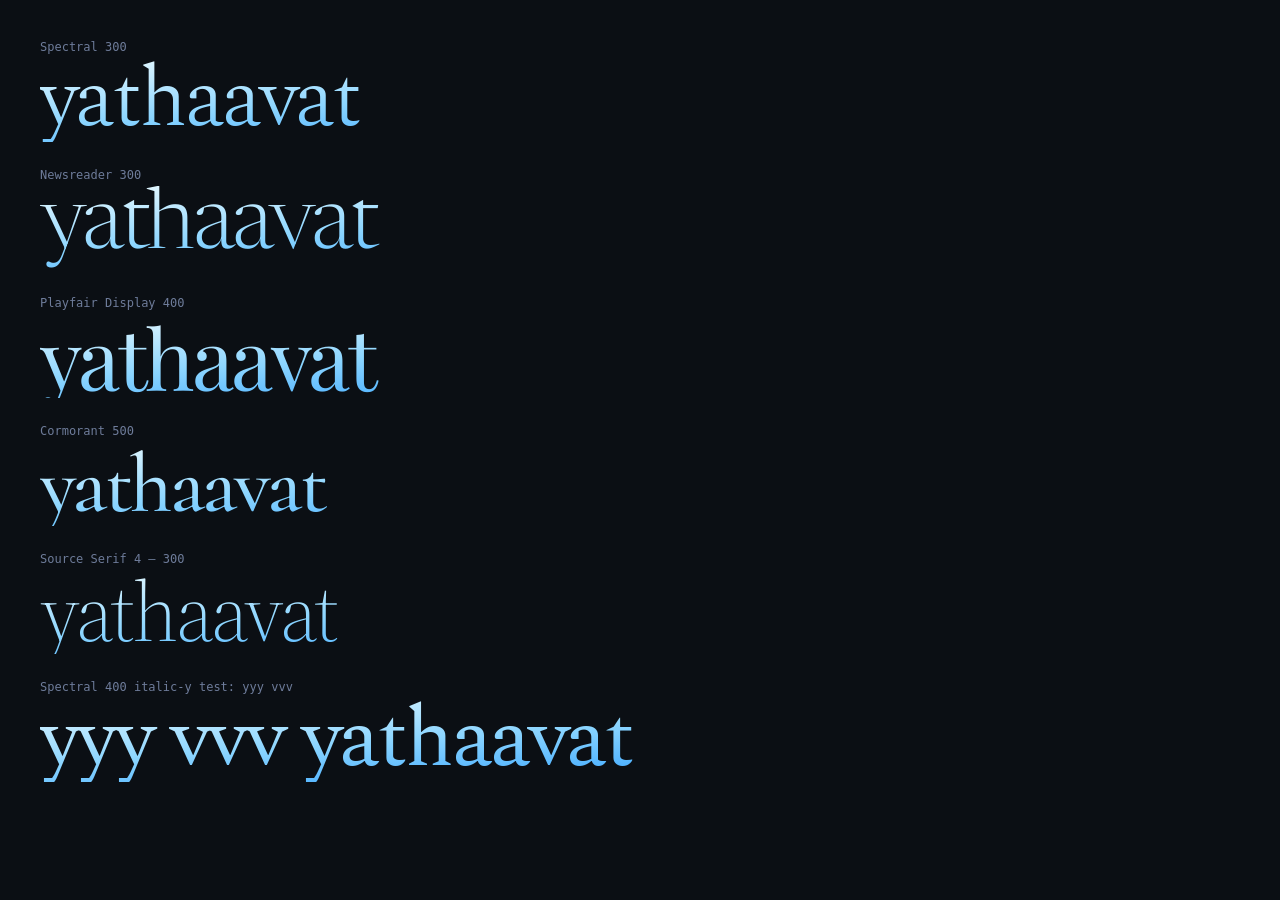
<file: pages/_fonttest.html>
<!doctype html><html><head><meta charset="utf-8">
<link rel="preconnect" href="https://fonts.googleapis.com"><link rel="preconnect" href="https://fonts.gstatic.com" crossorigin>
<link href="https://fonts.googleapis.com/css2?family=Spectral:wght@300;400&family=Newsreader:opsz,wght@6..72,300;6..72,400&family=Playfair+Display:wght@400;500&family=Cormorant:wght@400;500&family=Source+Serif+4:opsz,wght@8..60,300;8..60,400&display=swap" rel="stylesheet">
<style>
body{background:#0b0f14;color:#8bd5ff;margin:0;padding:40px;font-family:sans-serif}
.row{margin:0 0 26px}
.lbl{font:12px monospace;color:#6e7c9a;margin-bottom:4px}
.wm{font-weight:300;font-size:84px;line-height:1;letter-spacing:-.03em;
  background:linear-gradient(176deg,#eafaff,#8bd5ff 40%,#3aa6ff 75%);-webkit-background-clip:text;background-clip:text;-webkit-text-fill-color:transparent}
</style></head><body>
<div class="row"><div class="lbl">Spectral 300</div><div class="wm" style="font-family:Spectral">yathaavat</div></div>
<div class="row"><div class="lbl">Newsreader 300</div><div class="wm" style="font-family:Newsreader">yathaavat</div></div>
<div class="row"><div class="lbl">Playfair Display 400</div><div class="wm" style="font-family:'Playfair Display';font-weight:400">yathaavat</div></div>
<div class="row"><div class="lbl">Cormorant 500</div><div class="wm" style="font-family:Cormorant;font-weight:500">yathaavat</div></div>
<div class="row"><div class="lbl">Source Serif 4 — 300</div><div class="wm" style="font-family:'Source Serif 4'">yathaavat</div></div>
<div class="row"><div class="lbl">Spectral 400 italic-y test: yyy vvv</div><div class="wm" style="font-family:Spectral;font-weight:400">yyy vvv yathaavat</div></div>
</body></html>
</file>
